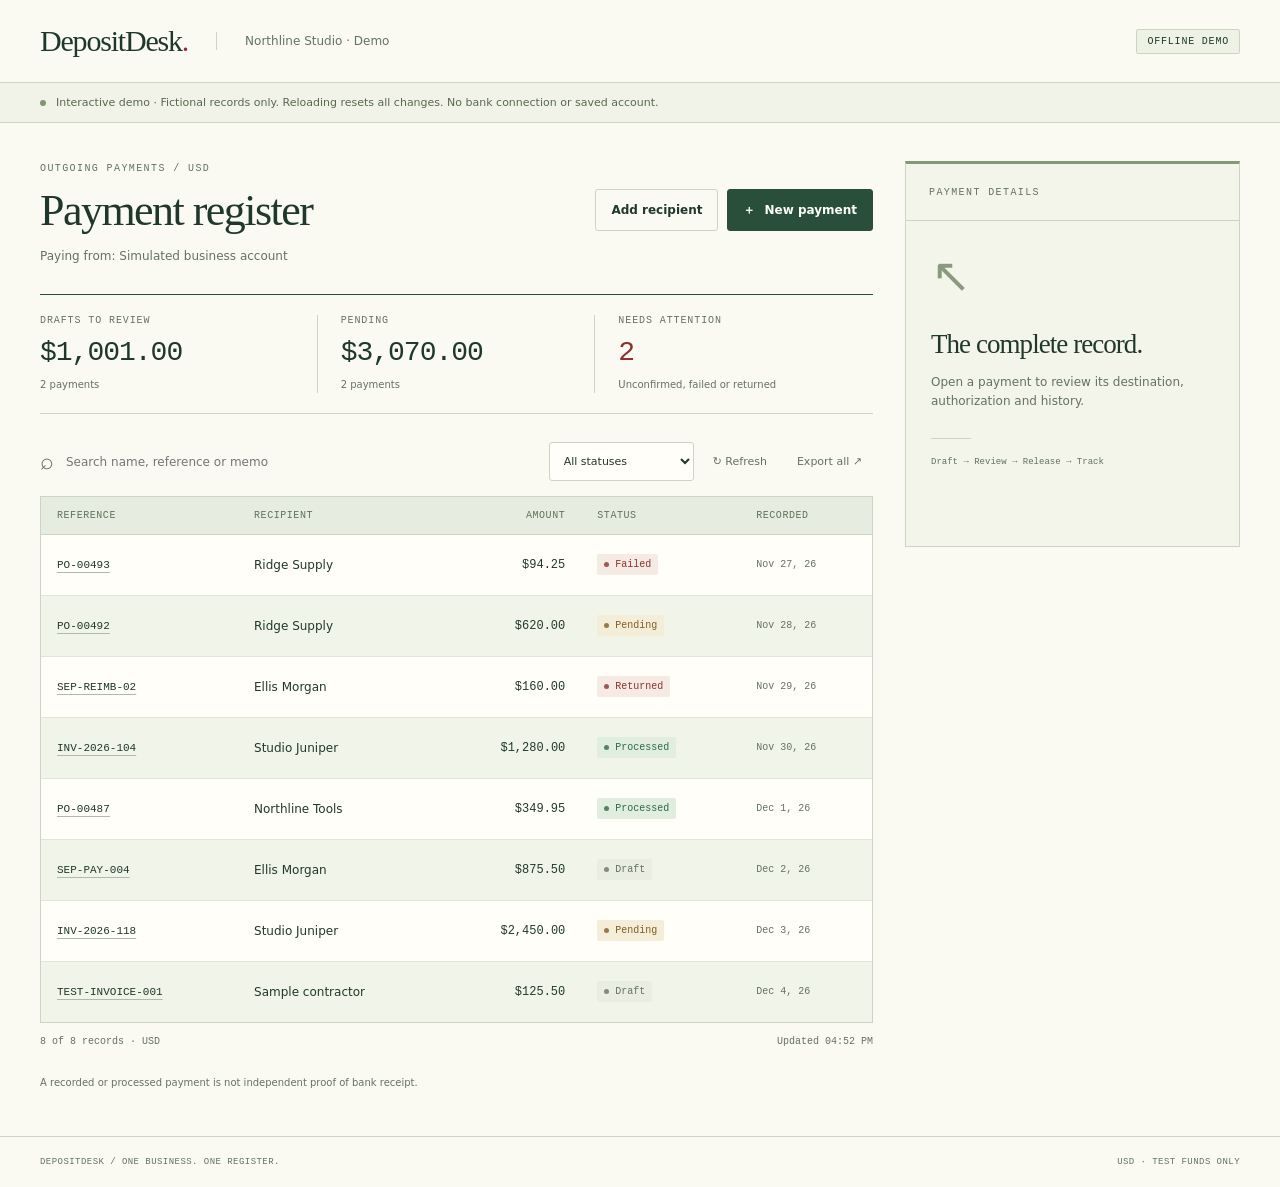
<file: depositdesk/DepositDesk-Upgraded-Preview.html>
<!doctype html>
<html lang="en">
<head>
<meta charset="utf-8">
<meta name="viewport" content="width=device-width, initial-scale=1">
<meta name="robots" content="noindex, nofollow">
<title>DepositDesk · Interactive demo</title>
<style>:root{--paper:#fafaf3;--surface:#fffef8;--ink:#20382b;--muted:#647262;--line:#cdd4c4;--green:#294f3a;--green-light:#edf2e5;--band:#f0f4e9;--red:#8a322e;--red-light:#f6eae4;--mono:ui-monospace,"SFMono-Regular",Consolas,"Liberation Mono",monospace;--serif:Georgia,"Times New Roman",serif;--sans:system-ui,-apple-system,"Segoe UI",sans-serif}
*{box-sizing:border-box}html{color-scheme:light}body{margin:0;background:var(--paper);color:var(--ink);font:14px/1.55 var(--sans);min-width:320px}button,input,select,textarea{font:inherit;color:inherit}button,a,input,select,textarea{-webkit-tap-highlight-color:transparent}button,a{touch-action:manipulation}button{cursor:pointer}button:disabled{cursor:wait;opacity:.55}a{color:inherit}h1,h2,h3,p{margin:0}h1,h2{font-family:var(--serif);font-weight:400;letter-spacing:-.035em}h1{font-size:44px;line-height:1.15}h2{font-size:29px;line-height:1.2}h3{font-size:11px;text-transform:uppercase;letter-spacing:.12em}.mono{font-family:var(--mono)}:focus-visible{outline:3px solid #507d9a;outline-offset:3px}[hidden]{display:none!important}.sr-only{position:absolute;width:1px;height:1px;padding:0;margin:-1px;overflow:hidden;clip:rect(0,0,0,0);white-space:nowrap;border:0}.skip-link{position:fixed;left:20px;top:-100px;z-index:200;background:var(--surface);padding:12px}.skip-link:focus{top:10px}.eyebrow{font:10px/1.5 var(--mono);text-transform:uppercase;letter-spacing:.14em;color:var(--muted)}.small{font-size:12px}
.btn{border:1px solid var(--line);border-radius:3px;background:transparent;padding:10px 15px;min-height:42px;display:inline-flex;align-items:center;justify-content:center;gap:9px;font-size:12px;font-weight:600;text-decoration:none;white-space:nowrap}.btn:hover{background:var(--green-light);border-color:var(--green)}.btn-primary{color:var(--surface);background:var(--green);border-color:var(--green)}.btn-primary:hover{background:#1b3d29;color:#fff}.btn-quiet{border-color:transparent;color:var(--muted);font-weight:500}.btn-quiet:hover{border-color:transparent}.btn-wide{width:100%;justify-content:space-between}.btn-small{font-size:12px;padding:9px 12px}.btn-stamp{background:var(--red);color:#fff;border-color:var(--red)}.btn-stamp:hover{background:#71231f;color:#fff;border-color:#71231f}
.masthead{height:83px;display:flex;align-items:center;gap:28px;padding:0 40px;border-bottom:1px solid var(--line)}.mark{font:30px/1 var(--serif);letter-spacing:-1.2px}.mark>span,.gate-title>span{color:var(--red)}.masthead-business{font-size:12px;color:var(--muted);padding-left:28px;border-left:1px solid var(--line)}.masthead-spacer{flex:1}.env{font:10px var(--mono);text-transform:uppercase;letter-spacing:.08em;background:var(--green-light);border:1px solid var(--line);border-radius:2px;padding:6px 10px;white-space:nowrap}.context-strip{padding:11px 40px;display:flex;align-items:center;gap:10px;border-bottom:1px solid var(--line);color:#59684e;background:#f1f3e9;font-size:11px}.context-dot{height:6px;width:6px;border-radius:50%;background:#819570;flex:none}.workspace{display:grid;grid-template-columns:minmax(0,1fr) 335px;gap:32px;max-width:1720px;margin:auto;padding:38px 40px 46px}.register{min-width:0}.register-head{display:flex;justify-content:space-between;align-items:center;gap:20px;margin-bottom:29px}.register-head .eyebrow{margin-bottom:10px}.register-source{font-size:12px;color:var(--muted);margin-top:10px}.register-actions{display:flex;gap:9px;align-self:flex-start;margin-top:28px}.summary{display:grid;grid-template-columns:1fr 1fr 1fr;border-top:1px solid var(--green);border-bottom:1px solid var(--line);margin-bottom:27px;padding:20px 0}.summary>div{display:flex;flex-direction:column;padding:0 23px;border-right:1px solid var(--line)}.summary>div:first-child{padding-left:0}.summary>div:last-child{border:0}.summary-label{font:10px var(--mono);text-transform:uppercase;letter-spacing:.09em;margin-bottom:7px;color:var(--muted)}.summary strong{font:28px/1.4 var(--mono);letter-spacing:-1px}.summary>div>span:last-child{font-size:10px;color:var(--muted);margin-top:5px}.summary-attention strong{color:var(--red)}.register-tools{display:flex;align-items:center;gap:8px;margin-bottom:13px}.search-field{display:flex;align-items:center;gap:8px;flex:1;min-width:120px}.search-field>span:not(.sr-only){font-size:23px;color:var(--muted)}.search-field input{border:0;background:transparent;min-width:0;width:100%;padding:9px 4px;font-size:12px}.filter-field select{border:1px solid var(--line);border-radius:3px;background:var(--surface);font-size:11px;min-height:39px;padding:8px 24px 8px 10px;max-width:150px}.register-tools .btn{font-size:11px;padding:9px 10px}
.ledger-wrap{border:1px solid var(--line);background:var(--surface);overflow-x:auto}.ledger{border-collapse:collapse;width:100%;font-size:12px}.ledger th{text-align:left;font:10px var(--mono);letter-spacing:.055em;text-transform:uppercase;color:#60725b;background:#e6ecdf;padding:13px 16px;border-bottom:1px solid var(--line);white-space:nowrap}.ledger td{padding:16px;vertical-align:middle;border-bottom:1px solid #e0e6d7}.ledger tr:last-child td{border-bottom:0}.ledger tbody tr:nth-child(even){background:var(--band)}.ledger tbody tr{cursor:pointer}.ledger tbody tr:hover{background:#e3ecda}.ledger tbody tr.is-selected{background:#dce8d3;box-shadow:inset 3px 0 var(--green)}.cell-ref{font:11px var(--mono);max-width:210px;overflow-wrap:anywhere}.reference-button{padding:0;border:0;text-align:left;font:inherit;background:none;line-height:1.5;text-decoration:underline;text-decoration-color:#afbaa7;text-underline-offset:4px;max-width:100%;overflow-wrap:anywhere;min-height:28px}.cell-name{min-width:140px}.cell-amount,.col-amount{text-align:right!important;font-family:var(--mono);white-space:nowrap;font-weight:500}.cell-date,.col-date{font-family:var(--mono);font-size:10px;color:var(--muted);white-space:nowrap}.status{display:inline-flex;align-items:center;gap:6px;font:10px var(--mono);white-space:nowrap;border-radius:2px;padding:5px 7px;background:#e9ede2;color:#526444}.status:before{content:"";width:5px;height:5px;background:currentColor;border-radius:50%;opacity:.8}.status-draft{color:#647460;background:#e9ede2}.status-pending,.status-submitting{color:#825b27;background:#f4edd8}.status-processed{color:#2b694d;background:#e1edde}.status-failed,.status-returned,.status-needs_review{color:var(--red);background:var(--red-light)}.status-cancelled{color:#777768;background:#eeeee7}.flag{display:block;font:9px/1.5 var(--mono);color:var(--red);margin-top:5px}.empty{text-align:center;padding:52px 24px}.empty>p:first-child{font:26px var(--serif);margin-bottom:12px}.empty-hint{font-size:12px;color:var(--muted);max-width:330px;margin:auto}.register-foot{display:flex;justify-content:space-between;gap:10px;color:var(--muted);font:10px var(--mono);margin-top:13px}.ledger-note{font-size:10px;color:var(--muted);margin-top:28px}
.detail{align-self:start;position:sticky;top:24px;background:#f3f4ea;border:1px solid var(--line);border-top:3px solid #859879;min-width:0;max-height:calc(100vh - 48px);overflow:auto}.detail-top{display:flex;justify-content:space-between;align-items:center;padding:15px 23px;border-bottom:1px solid var(--line);min-height:57px}.detail-top .btn{font-size:10px;min-height:26px;padding:3px 0}.detail-idle{padding:26px 25px 35px;min-height:325px}.detail-symbol{font:48px var(--serif);color:#899b7d;display:block;margin-bottom:25px}.detail-idle h2{font-size:27px;margin-bottom:13px}.detail-idle p{font-size:12px;color:var(--muted)}.idle-rule{width:40px;border-top:1px solid var(--line);margin:27px 0 18px}.detail-idle .small{font:9px var(--mono)}#detail-body{padding:24px}.detail-name{font:21px var(--serif);line-height:1.3;overflow-wrap:anywhere}.detail-amount{font:32px/1.3 var(--mono);letter-spacing:-1.4px;margin:9px 0 15px}.facts{margin:23px 0}.facts>div{display:grid;grid-template-columns:86px minmax(0,1fr);gap:9px;padding:8px 0;border-bottom:1px solid #dee3d5}.facts dt{font-size:10px;color:var(--muted)}.facts dd{font:10px/1.6 var(--mono);margin:0;overflow-wrap:anywhere}.detail-actions{display:flex;flex-wrap:wrap;gap:8px;margin:20px 0 25px}.note{padding:13px 14px;font-size:11px;line-height:1.65;background:#e7ecdf;border-left:2px solid #7b9170;overflow-wrap:anywhere}.note-attention{background:var(--red-light);border-color:var(--red);color:#71322b}.trail{list-style:none;margin:16px 0 0;padding:0 0 0 8px}.trail li{position:relative;padding:0 0 20px 16px;border-left:1px solid #c8d2bd;font-size:10px}.trail li:before{content:"";position:absolute;top:5px;left:-3px;width:5px;height:5px;border-radius:50%;background:#819476}.trail strong{display:block;font-size:10px;font-weight:600;text-transform:capitalize}.trail-detail{display:block;font-size:10px;color:var(--muted);margin:5px 0}.trail time{font:9px var(--mono);color:#74816b}.page-foot{display:flex;justify-content:space-between;gap:20px;border-top:1px solid var(--line);padding:20px 40px;font:9px var(--mono);text-transform:uppercase;letter-spacing:.05em;color:var(--muted)}
.gate{min-height:100vh;display:grid;place-items:center;padding:30px;background:repeating-linear-gradient(0deg,var(--paper),var(--paper) 35px,#edf1e4 35px,#edf1e4 70px)}.gate-card{background:var(--surface);border:1px solid var(--line);border-top:4px solid var(--green);max-width:450px;width:100%;padding:45px}.gate-title{font-size:55px;line-height:1.2;margin:25px 0 8px}.gate-sub{font:21px var(--serif);color:var(--muted);margin-bottom:35px}.gate-foot{font-size:10px;color:var(--muted);margin-top:22px}.field{display:block;margin:0 0 20px}.field-label{display:block;font-size:12px;font-weight:500;margin-bottom:7px}.field input:not([type=checkbox]),.field select,.field textarea{background:var(--surface);border:1px solid #adbba4;border-radius:3px;width:100%;padding:12px 13px;min-height:45px}.field textarea{resize:vertical;min-height:78px}.field-hint{display:block;font-size:11px;line-height:1.5;color:var(--muted);margin-top:7px}.field input[inputmode=decimal]{font:24px var(--mono)}.check{display:flex;align-items:flex-start;gap:11px;font-size:12px;line-height:1.55;margin:22px 0}.check input{width:18px;height:18px;flex:none;margin:1px 0 0;accent-color:var(--green)}.alert{border-left:3px solid var(--red);padding:13px;background:var(--red-light);color:#702722;font-size:12px;margin:16px 0}.overlay{padding:0;border:1px solid #b5c2aa;border-radius:4px;width:min(545px,calc(100vw - 32px));max-height:calc(100dvh - 48px);color:var(--ink);background:var(--surface);overflow:auto;box-shadow:0 30px 90px #18341f40}.overlay::backdrop{background:#192a24a3;backdrop-filter:blur(2px)}.sheet-head{display:flex;align-items:center;justify-content:space-between;padding:23px 28px;border-bottom:1px solid var(--line);gap:15px}.sheet-head h2{font-size:29px}.sheet-head .btn{font-size:11px;padding:8px 0}.sheet-body{padding:27px 28px 5px}.sheet-body .detail-actions{margin-top:26px;padding-top:20px;border-top:1px solid var(--line)}.endorse{padding:5px 0 24px;border-bottom:1px solid var(--line);margin-bottom:23px}.endorse-to{font-size:13px;line-height:1.7}.endorse-amount{font:52px/1.2 var(--mono);letter-spacing:-2.5px;color:var(--red);margin:8px 0 12px}.sheet-body .note{margin-bottom:24px}.toast{position:fixed;left:50%;bottom:25px;transform:translateX(-50%);padding:14px 21px;background:var(--green);color:#fff;border-radius:3px;box-shadow:0 5px 20px #1b352c33;font-size:12px;z-index:50;max-width:min(560px,calc(100vw - 32px))}.toast-bad{background:var(--red)}
@media(min-width:1500px){.workspace{gap:45px;grid-template-columns:minmax(0,1fr) 355px}.ledger td{padding:19px}.register-head h1{font-size:50px}}
@media(max-width:1190px){.workspace{padding:28px 24px;gap:23px;grid-template-columns:minmax(0,1fr) 300px}.masthead{padding:0 24px}.context-strip{padding:10px 24px}.register-head{display:block}.register-actions{margin-top:20px}.ledger th,.ledger td{padding:13px 11px}.summary strong{font-size:24px}.summary>div{padding:0 12px}.register-tools{flex-wrap:wrap}.search-field{flex-basis:65%}.col-date,.cell-date{display:none}}
@media(max-width:900px){.workspace{grid-template-columns:1fr}.detail{position:static;max-height:none}.detail:not(.detail-open){display:none}.register-head{display:flex}.register-actions{margin:0}.col-date,.cell-date{display:table-cell}.ledger td{padding:17px 14px}.search-field{flex-basis:auto}.detail-name{font-size:25px}.facts>div{grid-template-columns:120px 1fr}.detail-top{padding:16px 24px}}
@media(max-width:580px){.masthead{height:68px;padding:0 18px;gap:10px}.mark{font-size:25px}.masthead-business{display:none}.env{font-size:8px;padding:5px 7px}.masthead .btn{font-size:10px;padding:9px 6px}.context-strip{padding:10px 18px;font-size:10px;align-items:flex-start}.context-dot{margin-top:5px}.workspace{padding:25px 18px 30px;gap:22px}.register-head{display:block;margin-bottom:23px}h1{font-size:36px}.register-source{font-size:11px}.register-actions{margin-top:20px}.register-actions .btn{flex:1}.summary{margin-bottom:17px;padding:17px 0}.summary>div{padding:0 10px}.summary-label{font-size:8px;letter-spacing:.01em}.summary strong{font-size:20px;letter-spacing:-.7px}.summary>div>span:last-child{font-size:9px;line-height:1.4}.search-field{flex-basis:100%;border-bottom:1px solid var(--line);padding-bottom:7px;margin-bottom:4px}.filter-field{margin-right:auto}.register-tools{gap:3px}.register-tools .btn{font-size:10px;padding:9px}.col-date,.cell-date{display:none}.ledger{font-size:11px}.ledger th{font-size:8px;padding:11px 8px}.ledger td{padding:13px 8px}.cell-ref{font-size:9px;max-width:95px;min-width:70px}.cell-name{min-width:80px;max-width:95px;overflow-wrap:anywhere}.cell-amount{font-size:10px}.status{font-size:8px;padding:4px;gap:4px}.status:before{width:4px;height:4px}.flag{font-size:8px;max-width:85px}.register-foot{font-size:9px}.ledger-note{font-size:9px;margin-top:23px}.page-foot{padding:17px 18px;display:block;font-size:8px}.page-foot span{display:block;margin-top:4px}.gate-card{padding:30px}.gate-title{font-size:45px}.sheet-head{padding:20px}.sheet-head h2{font-size:26px}.sheet-body{padding:23px 20px 2px}.endorse-amount{font-size:44px}.toast{bottom:16px;width:calc(100% - 32px)}}
@media(prefers-reduced-motion:no-preference){.btn{transition:background .12s}.overlay[open]{animation:sheet-in .16s ease-out}.just-changed{animation:row-in .6s ease-out}@keyframes sheet-in{from{opacity:.4;transform:translateY(10px)}to{opacity:1;transform:translateY(0)}}@keyframes row-in{from{background:#cedebc}to{background:inherit}}}
</style>
<link rel="icon" href="[data-uri]" type="image/svg+xml">
</head>
<body>
<a class="skip-link" href="#register-heading">Skip to payment register</a>
<noscript><p class="banner">Enable JavaScript to use the payment register.</p></noscript>
<div class="gate" id="gate" hidden>
  <div class="gate-card">
    <p class="eyebrow">Payment operations / Owner access</p>
    <h1 class="gate-title">DepositDesk<span>.</span></h1>
    <p class="gate-sub">Every payment, accounted for.</p>
    <form id="gate-form">
      <label class="field"><span class="field-label">Owner password</span>
        <input type="password" id="gate-password" autocomplete="current-password" required maxlength="256">
      </label>
      <p class="alert" id="gate-error" role="alert" hidden></p>
      <button type="submit" class="btn btn-primary btn-wide" id="gate-submit">Open the register <span aria-hidden="true">↗</span></button>
    </form>
    <p class="gate-foot">Owner access only. Review the payment environment after signing in.</p>
  </div>
</div>
<div class="shell" id="shell" hidden>
  <header class="masthead">
    <span class="mark">DepositDesk<span>.</span></span>
    <span class="masthead-business" id="business-name"></span>
    <span class="masthead-spacer"></span>
    <span class="env" id="env-badge"></span>
    <button class="btn btn-quiet" id="sign-out">Sign out</button>
  </header>
  <div class="context-strip"><span class="context-dot" aria-hidden="true"></span><p id="mode-banner"></p></div>
  <main class="workspace">
    <section class="register" aria-labelledby="register-heading">
      <div class="register-head">
        <div><p class="eyebrow">Outgoing payments / USD</p><h1 id="register-heading" tabindex="-1">Payment register</h1><p class="register-source" id="source-label"></p></div>
        <div class="register-actions"><button class="btn" id="check-connection">Check connection</button><button class="btn" id="open-recipient">Add recipient</button><button class="btn btn-primary" id="open-payment"><span aria-hidden="true">＋</span> New payment</button></div>
      </div>
      <div class="summary" aria-label="Totals for all recorded payments">
        <div><span class="summary-label">Drafts to review</span><strong id="draft-total">$0.00</strong><span id="draft-count">0 payments</span></div>
        <div><span class="summary-label">Pending</span><strong id="pending-total">$0.00</strong><span id="pending-count">0 payments</span></div>
        <div class="summary-attention"><span class="summary-label">Needs attention</span><strong id="attention-count">0</strong><span>Unconfirmed, failed or returned</span></div>
      </div>
      <div class="register-tools">
        <label class="search-field"><span class="sr-only">Search payments</span><span aria-hidden="true">⌕</span><input id="search-payments" type="search" placeholder="Search name, reference or memo" autocomplete="off"></label>
        <label class="filter-field"><span class="sr-only">Payment status</span><select id="status-filter"><option value="all">All statuses</option><option value="attention">Needs attention</option><option value="draft">Draft</option><option value="pending">Pending</option><option value="processed">Processed</option><option value="returned">Returned</option><option value="failed">Failed</option><option value="cancelled">Cancelled</option></select></label>
        <button class="btn btn-quiet" id="reload-state" aria-label="Refresh register">↻ Refresh</button>
        <a class="btn btn-quiet" id="export-link" href="/api/export.csv">Export all ↗</a>
      </div>
      <div class="ledger-wrap">
        <table class="ledger">
          <caption class="sr-only">Recorded payments, newest first. Open a reference for details.</caption>
          <thead><tr><th scope="col">Reference</th><th scope="col">Recipient</th><th scope="col" class="col-amount">Amount</th><th scope="col">Status</th><th scope="col" class="col-date">Recorded</th></tr></thead>
          <tbody id="ledger-body"></tbody>
        </table>
        <div class="empty" id="ledger-empty" hidden><p id="empty-title">Your register starts here.</p><p class="empty-hint" id="empty-hint">Add a recipient, then save your first payment for review.</p></div>
      </div>
      <div class="register-foot"><span id="record-count" role="status">0 records</span><span id="last-updated"></span></div>
      <p class="ledger-note">A recorded or processed payment is not independent proof of bank receipt.</p>
    </section>
    <aside class="detail" id="detail" aria-label="Payment details">
      <div class="detail-top"><span class="eyebrow">Payment details</span><button class="btn btn-quiet" id="detail-close" aria-label="Close payment details" hidden>× Close</button></div>
      <div class="detail-idle" id="detail-idle"><span class="detail-symbol" aria-hidden="true">↖</span><h2>The complete record.</h2><p>Open a payment to review its destination, authorization and history.</p><div class="idle-rule"></div><p class="small">Draft → Review → Release → Track</p></div>
      <div id="detail-body" hidden></div>
    </aside>
  </main>
  <footer class="page-foot"><span>DepositDesk / One business. One register.</span><span id="funds-mode">Amounts in USD</span></footer>
</div>
<dialog class="overlay" id="overlay" aria-labelledby="sheet-title" hidden>
  <div class="sheet" id="sheet"><div class="sheet-head"><h2 id="sheet-title"></h2><button class="btn btn-quiet sheet-close" id="sheet-close" aria-label="Close dialog">× Close</button></div><div class="sheet-body" id="sheet-body"></div></div>
</dialog>
<div class="toast" id="toast" role="status" aria-live="polite" hidden></div>
<script>// Offline preview only. This file is never loaded by the Python application.
// It intercepts the demo's API calls locally. No account, banking or network access.
(() => {
  const now = () => new Date().toISOString();
  const uid = () => crypto.randomUUID();
  const rid = uid();
  const demo = {
    csrf:'offline-preview', mode:'simulator', live_enabled:false, preview_mode:true,
    business_name:'Northline Studio · Demo', source_label:'Simulated business account',
    recipients:[{id:rid,name:'Sample contractor',kind:'contractor',account_label:'Example checking',authorization_ref:'TEST-AUTH-001',created_at:now()}],
    payments:[]
  };
  const history = new Map(), requests = new Map();
  const record = (id, detail) => {if(!history.has(id))history.set(id,[]);history.get(id).push({action:'demo_event',detail,created_at:now()});};
  const fail = message => {throw new Error(message);};
  const amount = value => {
    if(typeof value!=='string'||! /^(?:0|[1-9][0-9]{0,5})(?:\.[0-9]{1,2})?$/.test(value))fail('Enter a dollar amount with at most two decimal places.');
    const [whole,fraction='']=value.split('.'), n=Number(whole)*100+Number(fraction.padEnd(2,'0'));
    if(n<1||n>2500000)fail('Use a test amount between $0.01 and $25,000.00.');
    return n;
  };
  const draft = data => {
    const signature=JSON.stringify(data),existing=requests.get(data.request_id);
    if(existing){if(existing.signature!==signature)fail('This request already belongs to another draft.');return demo.payments.find(p=>p.id===existing.id);}
    const recipient=demo.recipients.find(r=>r.id===data.recipient_id);
    if(!recipient)fail('Choose a test recipient.');
    const reference=String(data.reference||'').trim();
    if(!reference)fail('Enter a payment reference.');
    if(demo.payments.some(p=>p.recipient_id===recipient.id&&p.reference.toLocaleLowerCase()===reference.toLocaleLowerCase()))fail('This recipient already has a payment with that reference.');
    const payment={id:uid(),recipient_id:recipient.id,recipient_name:recipient.name,account_label:recipient.account_label,
      authorization_ref:recipient.authorization_ref,amount_cents:amount(data.amount),reference,memo:data.memo||'',
      state:'draft',provider_ref:null,message:'',refresh_due:0,created_at:now(),updated_at:now(),approved_at:null};
    demo.payments.unshift(payment);requests.set(data.request_id,{id:payment.id,signature});record(payment.id,'Demo draft saved for review. No submission.');return payment;
  };
  draft({request_id:uid(),recipient_id:rid,amount:'125.50',reference:'TEST-INVOICE-001',memo:'Example payment for reviewing the workflow.'});
  const samples = [
    ['Studio Juniper','INV-2026-118','2450.00','pending'],
    ['Ellis Morgan','SEP-PAY-004','875.50','draft'],
    ['Northline Tools','PO-00487','349.95','processed'],
    ['Studio Juniper','INV-2026-104','1280.00','processed'],
    ['Ellis Morgan','SEP-REIMB-02','160.00','returned'],
    ['Ridge Supply','PO-00492','620.00','pending'],
    ['Ridge Supply','PO-00493','94.25','failed']
  ];
  samples.forEach(([name,reference,value,status],index)=>{
    let r=demo.recipients.find(item=>item.name===name);
    if(!r){r={id:uid(),name,kind:'vendor',account_label:'Fictional checking',authorization_ref:'DEMO-AUTH-'+(index+1),created_at:now()};demo.recipients.push(r);}
    const p=draft({request_id:uid(),recipient_id:r.id,amount:value,reference,memo:'Fictional example record.'});
    p.state=status;p.created_at=new Date(Date.now()-(index+1)*86400000).toISOString();
    if(status!=='draft'){p.provider_ref='simulated:'+p.id;p.approved_at=p.created_at;record(p.id,'Simulated '+status+' outcome. No bank transaction occurred.');}
  });
  window.fetch=async(path,options={})=>{
    let body={},status=200;
    try{
      if(typeof path!=='string'||!path.startsWith('/api/'))fail('External requests are disabled in this preview.');
      const data=options.body?JSON.parse(options.body):{};
      if(path==='/api/state')body=demo;
      else if(path==='/api/recipients'){
        if(!data.acknowledged)fail('Confirm the test authorization reference.');
        for(const key of ['name','account_label','authorization_ref'])if(!String(data[key]||'').trim())fail('Complete all recipient fields.');
        body={id:uid(),name:String(data.name).trim(),kind:data.kind,account_label:String(data.account_label).trim(),authorization_ref:String(data.authorization_ref).trim(),created_at:now()};demo.recipients.unshift(body);
      }else if(path==='/api/payments')body=draft(data);
      else{
        const match=path.match(/^\/api\/payments\/([0-9a-f-]+)(?:\/(submit|cancel|simulate))?$/);
        if(!match)fail('This action is unavailable in the offline preview.');
        const p=demo.payments.find(p=>p.id===match[1]);if(!p)fail('Test payment not found.');
        if(!match[2])body={payment:p,audit:history.get(p.id)||[]};
        else{
          if(match[2]==='submit'){
            if(!data.authorized||amount(data.amount)!==p.amount_cents)fail('Review the exact amount first.');
            if(p.state==='draft'){p.state='pending';p.approved_at=now();p.provider_ref='simulated:'+p.id;p.message='Demo submission recorded. No bank transaction occurred.';record(p.id,p.message);}
          }else if(match[2]==='cancel'){
            if(p.state!=='draft')fail('Only an unsubmitted draft can be cancelled.');
            p.state='cancelled';p.message='Demo draft cancelled before submission.';record(p.id,p.message);
          }else{
            const transitions={pending:['processed','failed'],processed:['returned']};
            if(!(transitions[p.state]||[]).includes(data.state))fail('This simulated transition is not allowed.');
            p.state=data.state;p.message='Simulated '+data.state+' outcome. No bank transaction occurred.';record(p.id,p.message);
          }
          p.updated_at=now();body=p;
        }
      }
    }catch(error){status=400;body={error:error.message};}
    const copied=JSON.parse(JSON.stringify(body));
    return {ok:status===200,status,json:async()=>copied};
  };
  document.addEventListener('click',event=>{
    const a=event.target.closest('a');if(!a||a.getAttribute('href')!=='/api/export.csv')return;
    event.preventDefault();
    const safe=value=>{let s=String(value);if(/^[=+@-]/.test(s.trimStart()))s="'"+s;return '"'+s.replace(/"/g,'""')+'"';};
    const rows=[['environment','payment_id','recipient','reference','amount_usd','status'],...demo.payments.map(p=>['offline_demo',p.id,p.recipient_name,p.reference,(p.amount_cents/100).toFixed(2),p.state])];
    const url=URL.createObjectURL(new Blob([rows.map(r=>r.map(safe).join(',')).join('\r\n')],{type:'text/csv'}));
    const download=document.createElement('a');download.href=url;download.download='depositdesk-demo-payments.csv';download.click();setTimeout(()=>URL.revokeObjectURL(url),1000);
  });
  document.addEventListener('DOMContentLoaded',()=>{
    document.getElementById('sign-out').hidden=true;
    document.getElementById('env-badge').textContent='Offline demo';
    document.getElementById('mode-banner').textContent='Interactive demo · Fictional records only. Reloading resets all changes. No bank connection or saved account.';
  });
})();
</script><script>/* DepositDesk client.
   The content security policy allows no inline script, so every listener is bound here.
   Nothing is cached across reloads: the register is always drawn from /api/state. */
(function () {
  "use strict";

  var state = {
    csrf: "", mode: "simulator", liveEnabled: false, business: "", source: "",
    recipients: [], payments: [], selectedId: null, trail: [], changedId: null
  };
  var generation = 0, loadSequence = 0, sheetBusy = false, sheetGeneration = 0;
  var busyIds = new Set();

  var LABEL = {
    draft: "Draft", submitting: "Submitting", pending: "Pending", processed: "Processed",
    failed: "Failed", returned: "Returned", cancelled: "Cancelled", needs_review: "Needs review"
  };

  var KIND = { contractor: "Contractor", employee: "Employee", vendor: "Vendor" };

  function $(id) { return document.getElementById(id); }

  function el(tag, className, text) {
    var node = document.createElement(tag);
    if (className) { node.className = className; }
    if (text !== undefined && text !== null) { node.textContent = String(text); }
    return node;
  }

  function money(cents) {
    var whole = Math.floor(Math.abs(cents) / 100), part = Math.abs(cents) % 100;
    return "$" + whole.toLocaleString("en-US") + "." + String(part).padStart(2, "0");
  }

  function uuid() {
    if (window.crypto && crypto.randomUUID) { return crypto.randomUUID(); }
    var bytes = new Uint8Array(16);
    crypto.getRandomValues(bytes);
    bytes[6] = (bytes[6] & 0x0f) | 0x40;
    bytes[8] = (bytes[8] & 0x3f) | 0x80;
    var hex = Array.from(bytes, function (b) { return b.toString(16).padStart(2, "0"); }).join("");
    return [hex.slice(0, 8), hex.slice(8, 12), hex.slice(12, 16), hex.slice(16, 20), hex.slice(20)].join("-");
  }

  function shortDate(iso) {
    var when = new Date(iso);
    if (isNaN(when)) { return "\u2014"; }
    return when.toLocaleDateString(undefined, { month: "short", day: "numeric", year: "2-digit" });
  }

  function fullDate(iso) {
    var when = new Date(iso);
    if (isNaN(when)) { return "\u2014"; }
    return when.toLocaleString(undefined, { dateStyle: "medium", timeStyle: "short" });
  }

  var toastTimer = null;
  function toast(message, bad) {
    var node = $("toast");
    node.textContent = message;
    node.className = bad ? "toast toast-bad" : "toast";
    node.hidden = false;
    clearTimeout(toastTimer);
    toastTimer = setTimeout(function () { node.hidden = true; }, bad ? 7000 : 3500);
  }

  /* --- transport ------------------------------------------------------- */

  function api(path, body, method) {
    var epoch = generation;
    var init = { method: method || (body === undefined ? "GET" : "POST"), credentials: "same-origin", headers: {} };
    if (init.method === "POST") {
      // Every POST carries a body: the server rejects empty ones outright.
      init.headers["Content-Type"] = "application/json";
      init.headers["X-CSRF-Token"] = state.csrf;
      init.body = JSON.stringify(body === undefined ? {} : body);
    }
    return fetch(path, init).then(function (response) {
      return response.json().catch(function () { throw new Error("The server returned an unreadable response. Refresh the register before retrying a payment."); }).then(function (payload) {
        if (epoch !== generation) { var stale = new Error("Request belongs to an earlier session."); stale.stale = true; throw stale; }
        if (response.ok) { return payload; }
        var error = new Error(payload.error || "The request could not be completed.");
        error.status = response.status;
        throw error;
      });
    });
  }

  function guard(error) {
    if (error.stale) { return; }
    if (error && error.status === 401) { showGate(error.message); return; }
    toast(error && error.message ? error.message : "Something went wrong.", true);
  }

  /* --- screens --------------------------------------------------------- */

  function showGate(message) {
    generation += 1;
    closeSheet(true);
    state.csrf = ""; state.payments = []; state.recipients = []; state.selectedId = null; state.trail = [];
    $("shell").hidden = true;
    $("gate").hidden = false;
    var error = $("gate-error");
    if (message) { error.textContent = message; error.hidden = false; } else { error.hidden = true; }
    $("gate-password").value = "";
    $("gate-password").focus();
  }

  function showShell() {
    $("gate").hidden = true;
    $("shell").hidden = false;
  }

  function loadState() {
    var sequence = ++loadSequence;
    return api("/api/state").then(function (payload) {
      if (sequence !== loadSequence) { return; }
      state.csrf = payload.csrf;
      state.mode = payload.mode;
      state.liveEnabled = payload.live_enabled === true;
      state.business = payload.business_name;
      state.source = payload.source_label;
      state.recipients = payload.recipients || [];
      state.payments = payload.payments || [];
      showShell();
      renderChrome(payload);
      renderLedger();
      renderDetail();
      $("last-updated").textContent = "Updated " + new Date().toLocaleTimeString([], { hour: "2-digit", minute: "2-digit" });
      if (state.selectedId) { return selectPayment(state.selectedId, false); }
    });
  }

  function renderChrome(payload) {
    $("business-name").textContent = state.business;
    $("sign-out").hidden = !!payload.preview_mode;
    $("source-label").textContent = "Paying from: " + state.source;
    var badge = $("env-badge");
    badge.textContent = payload.preview_mode ? "Offline demo" : state.mode === "simulator" ? "Simulator" : state.mode === "dwolla_production" ? "Live connection" : "Dwolla sandbox";
    $("check-connection").hidden = !!payload.preview_mode;
    $("funds-mode").textContent = state.mode === "dwolla_production" ? "USD · Live release " + (state.liveEnabled ? "enabled" : "disabled") : "USD · Test funds only";
    if (payload.preview_mode) { $("mode-banner").textContent = "Interactive demo · Fictional records only. Reloading resets all changes. No bank connection or saved account."; return; }
    $("mode-banner").textContent = payload.live_enabled
      ? "Live ACH release enabled · Releasing a payment can move real money."
      : state.mode === "dwolla_production"
        ? "Live connection · Payment release is disabled. Check the connection and prepare drafts before activation."
      : state.mode === "simulator"
        ? "Local simulator · No bank is contacted. Status changes are simulated."
        : "Dwolla sandbox · Test API transfers only. No live funds can move.";
  }

  /* --- register -------------------------------------------------------- */

  function renderLedger() {
    function sum(status) { return state.payments.filter(function (p) { return p.state === status; }).reduce(function (total, p) { return total + p.amount_cents; }, 0); }
    function count(status) { return state.payments.filter(function (p) { return p.state === status; }).length; }
    function attention(p) { return ["submitting", "needs_review", "failed", "returned"].includes(p.state); }
    $("draft-total").textContent = money(sum("draft")); $("draft-count").textContent = count("draft") + " payments";
    $("pending-total").textContent = money(sum("pending")); $("pending-count").textContent = count("pending") + " payments";
    $("attention-count").textContent = state.payments.filter(attention).length;
    var query = $("search-payments").value.trim().toLocaleLowerCase();
    var filter = $("status-filter").value;
    var visible = state.payments.filter(function (p) {
      return (filter === "all" || (filter === "attention" ? attention(p) : p.state === filter)) &&
        [p.reference, p.recipient_name, p.memo, p.id].join(" ").toLocaleLowerCase().includes(query);
    });
    var body = $("ledger-body");
    body.replaceChildren();
    $("ledger-empty").hidden = visible.length > 0;
    $("empty-title").textContent = state.payments.length ? "No matching payments." : "Your register starts here.";
    $("empty-hint").textContent = state.payments.length ? "Try another name or reference, or change the status filter." : "Add a recipient, then save your first payment for review.";
    $("record-count").textContent = visible.length + " of " + state.payments.length + " records · USD";

    visible.forEach(function (payment) {
      var row = el("tr");
      row.dataset.id = payment.id;
      if (payment.id === state.selectedId) { row.classList.add("is-selected"); row.setAttribute("aria-current", "true"); }
      if (payment.state === "needs_review" || payment.state === "failed" || payment.state === "returned") {
        row.classList.add("row-attention");
      }
      if (payment.id === state.changedId) { row.classList.add("just-changed"); }

      var referenceCell = el("td", "cell-ref");
      var referenceButton = el("button", "reference-button", payment.reference);
      referenceButton.setAttribute("aria-label", "Open payment " + payment.reference);
      referenceCell.appendChild(referenceButton); row.appendChild(referenceCell);

      var name = el("td", "cell-name", payment.recipient_name);
      name.title = payment.recipient_name;
      row.appendChild(name);

      row.appendChild(el("td", "cell-amount", money(payment.amount_cents)));

      var statusCell = el("td");
      statusCell.appendChild(el("span", "status status-" + payment.state, LABEL[payment.state] || payment.state));
      if (payment.refresh_due) {
        var flag = el("span", "flag", "update waiting");
        flag.title = "The provider sent an event about this transfer. Check its status.";
        statusCell.appendChild(flag);
      }
      row.appendChild(statusCell);

      row.appendChild(el("td", "cell-date", shortDate(payment.created_at)));
      body.appendChild(row);
    });
    state.changedId = null;
  }

  function selectPayment(id, scroll) {
    state.selectedId = id;
    state.trail = [];
    renderLedger();
    renderDetail();
    $("detail").classList.add("detail-open");
    return api("/api/payments/" + id).then(function (payload) {
      if (state.selectedId !== id) { return; }
      if (!replacePayment(payload.payment)) { return; }
      state.trail = payload.audit || [];
      renderDetail();
      if (scroll !== false && window.matchMedia("(max-width: 900px)").matches) { $("detail").scrollIntoView({ block: "start" }); }
    }).catch(guard);
  }

  function replacePayment(payment) {
    loadSequence += 1;
    var index = state.payments.findIndex(function (item) { return item.id === payment.id; });
    if (index >= 0 && state.payments[index].updated_at > payment.updated_at) { return false; }
    if (index >= 0) { state.payments[index] = payment; } else { state.payments.unshift(payment); }
    return true;
  }

  function currentPayment() {
    return state.payments.find(function (item) { return item.id === state.selectedId; }) || null;
  }

  /* --- detail ---------------------------------------------------------- */

  function renderDetail() {
    var payment = currentPayment();
    var body = $("detail-body");
    $("detail-close").hidden = !payment;
    $("detail-idle").hidden = !!payment;
    body.hidden = !payment;
    body.replaceChildren();
    if (!payment) { $("detail").classList.remove("detail-open"); return; }

    body.appendChild(el("p", "detail-name", payment.recipient_name));
    body.appendChild(el("p", "detail-amount", money(payment.amount_cents)));
    body.appendChild(el("p", "status status-" + payment.state, LABEL[payment.state] || payment.state));

    var facts = el("dl", "facts");
    [
      ["Reference", payment.reference],
      ["Account", payment.account_label],
      ["Authorization", payment.authorization_ref],
      ["Memo", payment.memo || "\u2014"],
      ["Recorded", fullDate(payment.created_at)],
      ["Released", payment.approved_at ? fullDate(payment.approved_at) : "\u2014"],
      ["Payment ID", payment.id],
      ["Transfer ID", payment.provider_ref || "\u2014"]
    ].forEach(function (pair) {
      var line = el("div");
      line.appendChild(el("dt", null, pair[0]));
      line.appendChild(el("dd", null, pair[1]));
      facts.appendChild(line);
    });
    body.appendChild(facts);

    if (payment.message) {
      var attention = payment.state === "needs_review" || payment.state === "failed" || payment.state === "returned";
      body.appendChild(el("p", attention ? "note note-attention" : "note", payment.message));
    }

    var actions = el("div", "detail-actions");
    function action(label, className, handler) {
      var button = el("button", "btn btn-small " + className, label);
      button.disabled = busyIds.has(payment.id);
      button.addEventListener("click", function () { return handler(); });
      actions.appendChild(button);
    }

    if (payment.state === "draft") {
      action("Release payment", "btn-stamp", function () { openRelease(payment); });
      action("Cancel draft", "", function () { act(payment.id, "cancel", {}, "Draft cancelled."); });
    }
    if (state.mode === "simulator") {
      if (payment.state === "pending") {
        action("Mark processed", "", function () { act(payment.id, "simulate", { state: "processed" }, "Marked processed."); });
        action("Mark failed", "", function () { act(payment.id, "simulate", { state: "failed" }, "Marked failed."); });
      }
      if (payment.state === "processed") {
        action("Mark returned", "", function () { act(payment.id, "simulate", { state: "returned" }, "Marked returned."); });
      }
    } else if (payment.provider_ref) {
      action("Check status", "", function () { act(payment.id, "refresh", {}, "Status checked."); });
    }
    if (payment.can_reconcile) {
      action("Reconcile submission", "btn-primary", function () { openReconcile(payment); });
    }
    if (actions.childElementCount) { body.appendChild(actions); }

    body.appendChild(el("h3", null, "History"));
    var trail = el("ul", "trail");
    if (!state.trail.length) {
      trail.appendChild(el("li", "trail-detail", "No entries yet."));
    }
    state.trail.slice().reverse().forEach(function (entry) {
      var item = el("li");
      item.appendChild(el("strong", null, entry.action.replace(/_/g, " ")));
      item.appendChild(el("span", "trail-detail", " " + entry.detail));
      item.appendChild(el("time", null, fullDate(entry.created_at)));
      trail.appendChild(item);
    });
    body.appendChild(trail);
  }

  function act(id, action, body, success) {
    if (busyIds.has(id)) { return Promise.resolve(); }
    busyIds.add(id); renderDetail();
    return api("/api/payments/" + id + "/" + action, body).then(function (payment) {
      replacePayment(payment);
      state.changedId = payment.id;
      renderLedger();
      toast(success);
      return api("/api/payments/" + id);
    }).then(function (payload) {
      if (state.selectedId !== id) { return; }
      if (!replacePayment(payload.payment)) { return; }
      state.trail = payload.audit || [];
      renderDetail();
    }).catch(function (error) {
      guard(error);
      // The server may have changed the payment even while refusing this request.
      if (!error.stale && error.status !== 401) { loadState().catch(guard); }
    }).finally(function () { busyIds.delete(id); renderDetail(); });
  }

  /* --- sheets ---------------------------------------------------------- */

  var lastFocused = null;

  function openSheet(title, build) {
    if (sheetBusy) { return; }
    sheetGeneration += 1;
    lastFocused = document.activeElement;
    $("sheet-title").textContent = title;
    var body = el("form");
    $("sheet-body").replaceChildren(body);
    build(body);
    $("sheet-close").disabled = false;
    $("overlay").hidden = false;
    if (!$("overlay").open) { $("overlay").showModal(); }
    var first = body.querySelector("input, select, textarea, button");
    if (first) { first.focus(); }
  }

  function closeSheet(force) {
    if (sheetBusy && force !== true) { return; }
    if (force === true) { sheetBusy = false; }
    if ($("overlay").open) { $("overlay").close(); }
    $("overlay").hidden = true;
    $("sheet-body").replaceChildren();
    if (lastFocused && lastFocused.isConnected) { lastFocused.focus(); }
  }

  function field(label, control, hint) {
    var wrap = el("label", "field");
    wrap.appendChild(el("span", "field-label", label));
    wrap.appendChild(control);
    if (hint) { wrap.appendChild(el("span", "field-hint", hint)); }
    return wrap;
  }

  function input(type, attrs) {
    var node = el("input");
    node.type = type;
    Object.keys(attrs || {}).forEach(function (key) { node.setAttribute(key, attrs[key]); });
    return node;
  }

  function errorSlot(container) {
    var node = el("p", "alert");
    node.setAttribute("role", "alert");
    node.hidden = true;
    container.appendChild(node);
    return function (message) {
      if (!message) { node.hidden = true; return; }
      node.textContent = message;
      node.hidden = false;
      node.scrollIntoView({ block: "nearest" });
    };
  }

  function footer(container, label, className, onSubmit) {
    var sheetId = sheetGeneration;
    var bar = el("div", "detail-actions");
    var submit = el("button", "btn " + className, label);
    var cancel = el("button", "btn btn-quiet", "Cancel");
    submit.type = "submit"; cancel.type = "button";
    cancel.addEventListener("click", closeSheet);
    container.addEventListener("submit", function (event) {
      event.preventDefault();
      if (sheetBusy) { return; }
      sheetBusy = true;
      submit.disabled = true; cancel.disabled = true; $("sheet-close").disabled = true;
      var original = submit.textContent; submit.textContent = "Working…";
      Promise.resolve().then(onSubmit).catch(guard).finally(function () {
        if (sheetId === sheetGeneration) { sheetBusy = false; $("sheet-close").disabled = false; }
        submit.disabled = false; cancel.disabled = false;
        submit.textContent = original;
      });
    });
    bar.appendChild(submit);
    bar.appendChild(cancel);
    container.appendChild(bar);
  }

  /* --- add recipient --------------------------------------------------- */

  function openRecipient() {
    openSheet("Add a recipient", function (body) {
      var name = input("text", { maxlength: "80", autocomplete: "off" });
      var kind = el("select");
      ["contractor", "employee", "vendor"].forEach(function (value) {
        var option = el("option", null, KIND[value]);
        option.value = value;
        kind.appendChild(option);
      });
      var label = input("text", { maxlength: "60", autocomplete: "off" });
      var authorization = input("text", { maxlength: "100", autocomplete: "off" });
      var customer = input("text", { maxlength: "36", autocomplete: "off", spellcheck: "false" });
      var funding = input("text", { maxlength: "36", autocomplete: "off", spellcheck: "false" });
      customer.className = "mono";
      funding.className = "mono";

      body.appendChild(field("Name", name, "How this person or company appears in the register."));
      body.appendChild(field("Relationship", kind));
      body.appendChild(field("Account nickname", label, "Your own label for the account being paid, such as \u201cPayroll checking\u201d."));
      body.appendChild(field("Authorization record", authorization,
        "Reference to your authorization record. Do not enter bank account numbers here."));

      if (state.mode !== "simulator") {
        body.appendChild(field("Dwolla customer ID", customer, "The customer who owns the destination in this provider environment."));
        body.appendChild(field("Dwolla funding source ID", funding, "The recipient bank account already linked with the provider."));
      } else {
        body.appendChild(el("p", "note", "The simulator creates a fictional account reference for this recipient."));
        funding.className = "";
        funding.setAttribute("maxlength", "100");
      }

      var check = el("label", "check");
      var acknowledged = input("checkbox");
      check.appendChild(acknowledged);
      check.appendChild(el("span", null,
        state.mode === "dwolla_production" ? "I confirm the recipient and account details. The authorization record exists and is retrievable." : "This is a test recipient, and the authorization record above exists and is retrievable."));
      body.appendChild(check);

      var showError = errorSlot(body);

      footer(body, "Add recipient", "btn-primary", function () {
        showError("");
        var payload = {
          name: name.value, kind: kind.value, account_label: label.value,
          authorization_ref: authorization.value, acknowledged: acknowledged.checked,
          funding_id: funding.value || null
        };
        if (state.mode !== "simulator") { payload.customer_id = customer.value.trim(); }
        return api("/api/recipients", payload).then(function () {
          closeSheet(true);
          toast("Recipient added.");
          return loadState();
        }).catch(function (error) {
          if (error.status === 401) { return guard(error); }
          showError(error.message);
        });
      });
    });
  }

  /* --- draft a payment ------------------------------------------------- */

  function openPayment() {
    if (!state.recipients.length) {
      toast("Add a recipient before drafting a payment.", true);
      return;
    }
    // Held outside the submit handler so a failed attempt retries as the same
    // request rather than creating a second draft.
    var requestId = uuid();

    openSheet("New payment", function (body) {
      var recipient = el("select");
      state.recipients.forEach(function (item) {
        var option = el("option", null, item.name + " \u2014 " + item.account_label);
        option.value = item.id;
        recipient.appendChild(option);
      });
      var amount = input("text", { inputmode: "decimal", autocomplete: "off", placeholder: "0.00", maxlength: "9" });
      var reference = input("text", { maxlength: "80", autocomplete: "off" });
      var memo = el("textarea");
      memo.setAttribute("maxlength", "140");

      body.appendChild(field("Recipient", recipient));
      body.appendChild(field("Amount in dollars", amount, "Up to $25,000.00 per payment in this build."));
      body.appendChild(field("Reference", reference,
        "Your identifier for this payment, such as an invoice or pay-period number. It has to be unique for this recipient."));
      body.appendChild(field("Memo", memo, "Optional. Stored in this register; not sent as bank addenda."));

      var showError = errorSlot(body);

      footer(body, "Save draft", "btn-primary", function () {
        showError("");
        return api("/api/payments", {
          request_id: requestId, recipient_id: recipient.value,
          amount: amount.value.trim(), reference: reference.value, memo: memo.value
        }).then(function (payment) {
          closeSheet(true);
          $("search-payments").value = ""; $("status-filter").value = "all";
          replacePayment(payment);
          state.selectedId = payment.id;
          state.changedId = payment.id;
          renderLedger();
          selectPayment(payment.id);
          toast("Draft saved. Nothing has been sent.");
        }).catch(function (error) {
          if (error.status === 401) { return guard(error); }
          showError(error.message);
        });
      });
    });
  }

  /* --- release --------------------------------------------------------- */

  function openRelease(payment) {
    if (state.mode === "dwolla_production" && !state.liveEnabled) {
      toast("Live release is disabled on the server. Connection checks and drafts remain available.", true);
      return;
    }
    openSheet("Release payment", function (body) {
      var panel = el("div", "endorse");
      panel.appendChild(el("p", "endorse-to", state.mode === "dwolla_production" ? "Live ACH payment" : "Test payment"));
      panel.appendChild(el("p", "endorse-amount", money(payment.amount_cents)));
      var to = el("p", "endorse-to");
      to.appendChild(document.createTextNode("to "));
      to.appendChild(el("strong", null, payment.recipient_name));
      to.appendChild(document.createTextNode(" \u00b7 " + payment.account_label));
      panel.appendChild(to);
      panel.appendChild(el("p", "field-hint", "From: " + state.source));
      body.appendChild(panel);

      body.appendChild(el("p", "note",
        "Authorization on file: " + payment.authorization_ref + ". Reference " + payment.reference + "."));

      var confirm = input("text", { inputmode: "decimal", autocomplete: "off", placeholder: "0.00", maxlength: "9" });
      body.appendChild(field("Type the amount again", confirm,
        state.mode === "simulator" ? "Confirms a simulated instruction. No bank is contacted." : state.mode === "dwolla_production" ? "This instruction will request a real debit from the business bank and a credit to the recipient." : "Final amount check before a sandbox API instruction is submitted."));

      var check = el("label", "check");
      var authorized = input("checkbox");
      check.appendChild(authorized);
      check.appendChild(el("span", null,
        (state.mode === "dwolla_production" ? "I confirm this will move real money, and I authorize this payment. " : "I authorize this test payment. ") + "A released payment cannot be recalled from here."));
      body.appendChild(check);

      var showError = errorSlot(body);

      footer(body, "Release payment", "btn-stamp", function () {
        showError("");
        if (!authorized.checked) { showError("Tick the authorization box to release this payment."); return; }
        return api("/api/payments/" + payment.id + "/submit", {
          authorized: true, amount: confirm.value.trim(), live_confirmed: state.mode === "dwolla_production" && authorized.checked
        }).then(function (updated) {
          closeSheet(true);
          replacePayment(updated);
          state.changedId = updated.id;
          renderLedger();
          selectPayment(updated.id);
          if (updated.state === "needs_review") {
            toast("Submission outcome is unconfirmed. Reconcile before sending anything else.", true);
          } else if (updated.state === "draft") {
            toast("Nothing was sent. The payment is still a draft.", true);
          } else {
            toast("Payment released.");
          }
        }).catch(function (error) {
          if (error.status === 401) { return guard(error); }
          showError(error.message);
        });
      });
    });
  }

  /* --- wiring ---------------------------------------------------------- */

  function openReconcile(payment) {
    openSheet("Reconcile submission", function (body) {
      body.appendChild(el("p", "note", "Locate this payment in the matching provider dashboard using payment ID " + payment.id + ". We will verify the existing transfer before linking it. No new payment is sent."));
      var reference = input("text", { maxlength: "36", required: "", autocomplete: "off", spellcheck: "false" });
      body.appendChild(field("Existing provider transfer ID", reference, "The UUID of the transfer already created by the provider."));
      var showError = errorSlot(body);
      footer(body, "Verify and link transfer", "btn-primary", function () {
        showError("");
        return api("/api/payments/" + payment.id + "/reconcile", { provider_ref: reference.value.trim() }).then(function (updated) {
          closeSheet(true); replacePayment(updated); renderLedger();
          toast("Existing transfer verified and linked. No new payment sent.");
          return selectPayment(updated.id);
        }).catch(function (error) { if (error.status === 401 || error.stale) { guard(error); } else { showError(error.message); } });
      });
    });
  }

  function signIn() {
    var password = $("gate-password").value;
    var button = $("gate-submit");
    button.disabled = true;
    api("/api/login", { password: password }).then(function (payload) {
      state.csrf = payload.csrf;
      $("gate-error").hidden = true;
      return loadState();
    }).catch(function (error) {
      var node = $("gate-error");
      node.textContent = error.message;
      node.hidden = false;
    }).finally(function () {
      $("gate-password").value = "";
      button.disabled = false;
    });
  }

  $("gate-form").addEventListener("submit", function (event) { event.preventDefault(); signIn(); });

  $("sign-out").addEventListener("click", function () {
    api("/api/logout", {}).then(function () {
      state.payments = [];
      state.recipients = [];
      state.selectedId = null;
      showGate("");
    }).catch(guard);
  });

  $("open-payment").addEventListener("click", openPayment);
  $("open-recipient").addEventListener("click", openRecipient);
  $("check-connection").addEventListener("click", function () {
    var button = this;
    button.disabled = true;
    api("/api/connection").then(function (report) {
      openSheet("Bank connection", function (body) {
        body.appendChild(el("p", "eyebrow", report.mode));
        body.appendChild(el("h3", null, report.connected ? "Source verified with provider" : "Connection not verified"));
        if (report.source_name) { body.appendChild(el("p", "note", report.source_name)); }
        body.appendChild(el("p", "note", report.message));
        body.appendChild(el("p", "small", "Checked: " + fullDate(report.checked_at)));
        body.appendChild(el("p", "small", "Live release: " + (report.live_enabled ? "enabled" : "disabled")));
        body.appendChild(el("p", "small", "This check does not send a payment or confirm bank-statement classification."));
      });
    }).catch(guard).finally(function () { button.disabled = false; });
  });
  $("sheet-close").addEventListener("click", closeSheet);
  $("detail-close").addEventListener("click", function () { state.selectedId = null; state.trail = []; renderDetail(); renderLedger(); $("register-heading").focus(); });
  $("search-payments").addEventListener("input", renderLedger);
  $("status-filter").addEventListener("change", renderLedger);
  $("reload-state").addEventListener("click", function () {
    this.disabled = true; var button = this;
    loadState().catch(guard).finally(function () { button.disabled = false; });
  });
  $("overlay").addEventListener("cancel", function (event) { event.preventDefault(); closeSheet(); });

  $("overlay").addEventListener("click", function (event) {
    if (event.target === $("overlay")) { closeSheet(); }
  });

  document.addEventListener("keydown", function (event) {
    if (event.key === "Escape" && !$("overlay").hidden) { closeSheet(); }
  });

  $("ledger-body").addEventListener("click", function (event) {
    var row = event.target.closest("tr");
    if (row && row.dataset.id) { selectPayment(row.dataset.id); }
  });

  loadState().catch(function (error) {
    if (error.status === 401) { showGate(""); } else { showGate(error.message); }
  });
})();
</script>
</body>
</html>
</file>
